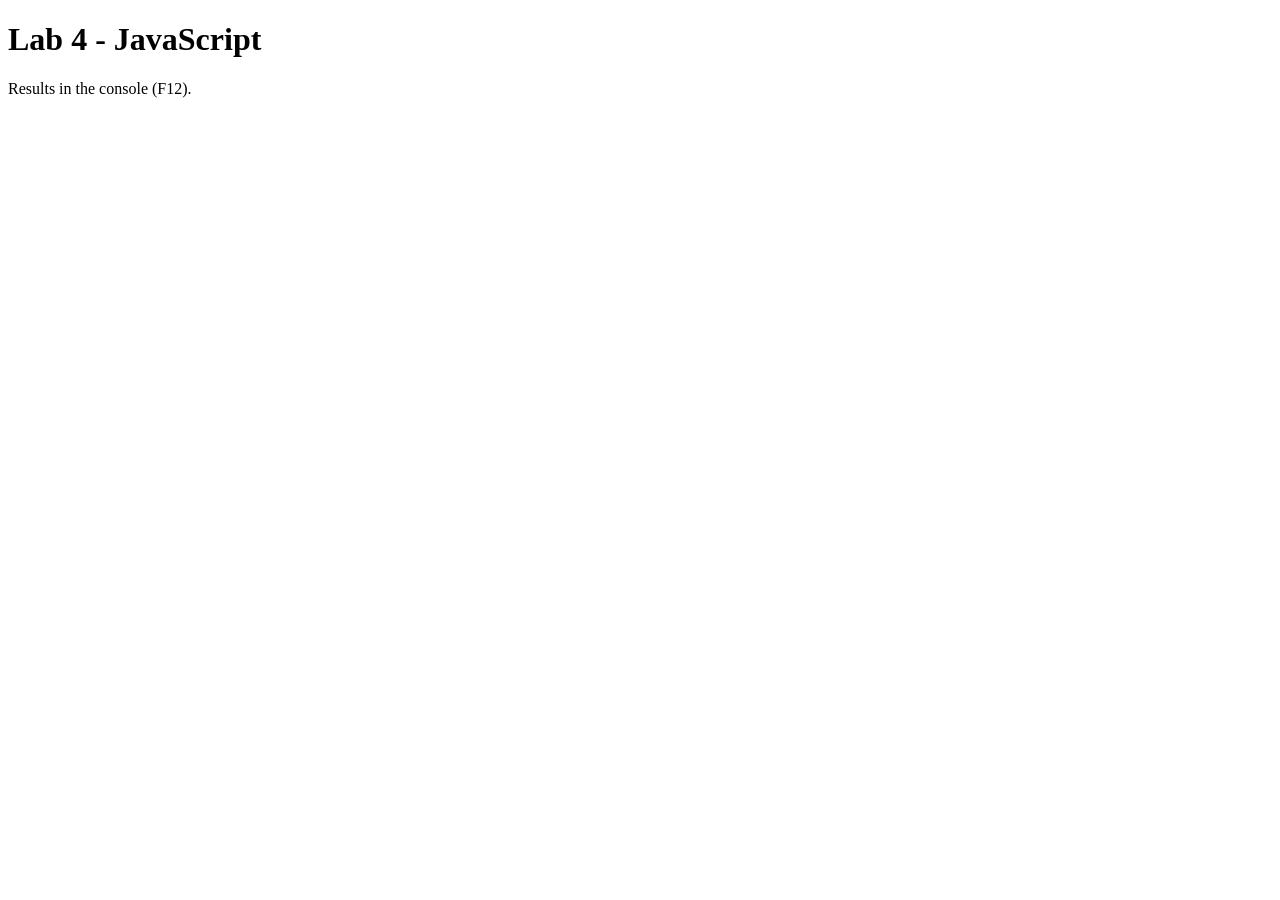
<file: lab4-js/index.html>
<!DOCTYPE html>
<html lang="en">
<head>
<meta charset="UTF-8">
<title>Lab 4 - JavaScript</title>
<script src="js/main.js" defer></script>
</head>
<body>
<h1>Lab 4 - JavaScript</h1>
<p>Results in the console (F12).</p>
</body>
</html>
</file>
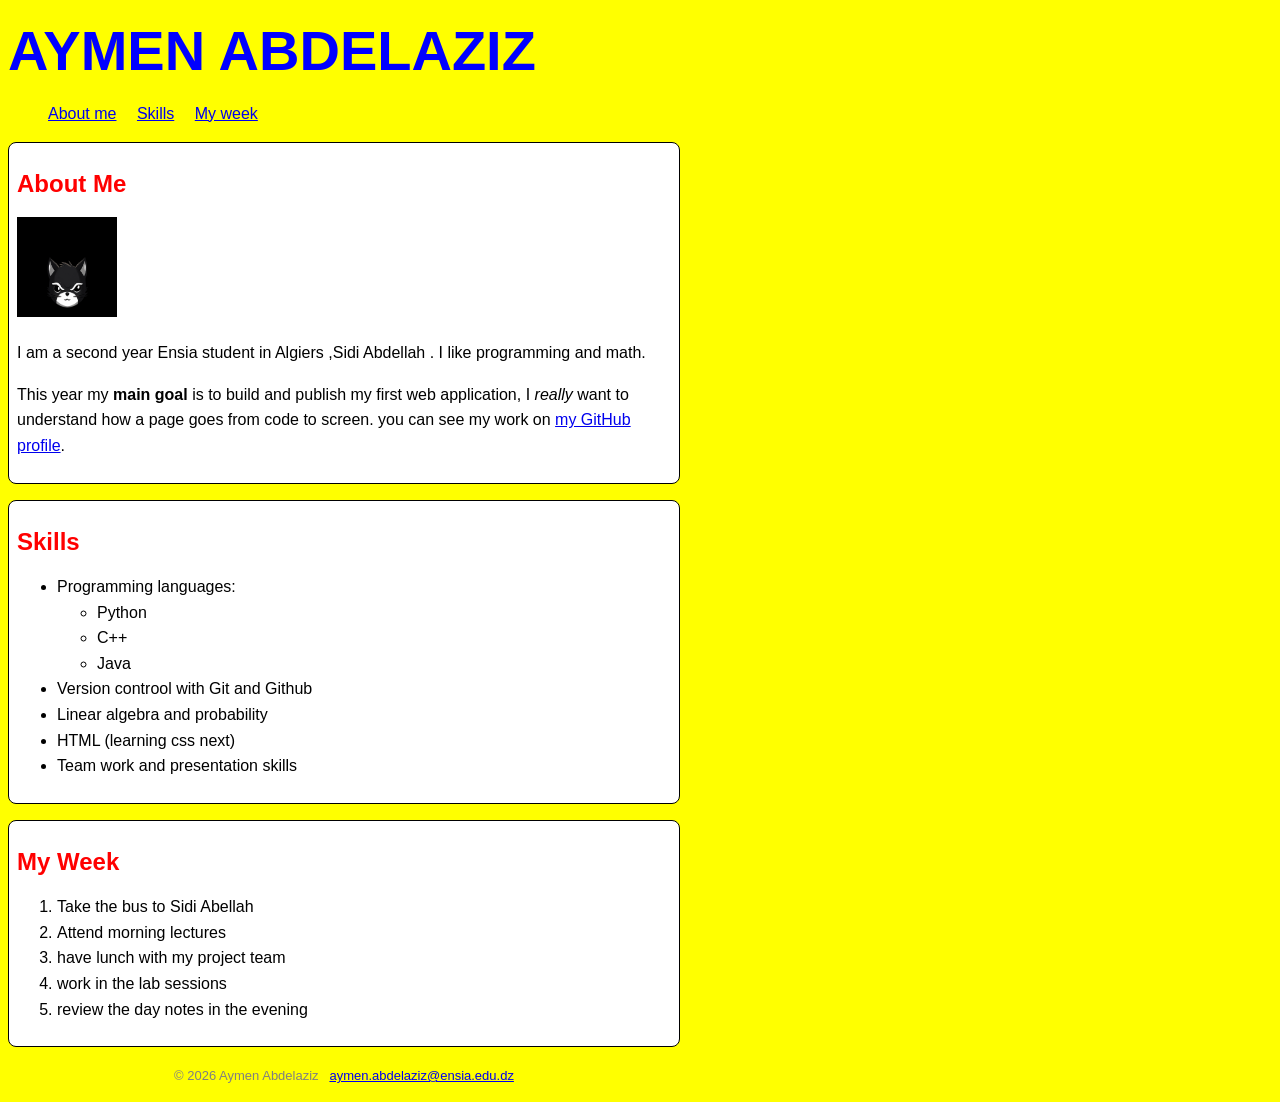
<file: lab3-css/part-a-profile/index.html>
<!DOCTYPE html>
<html lang="en">
<head>
    <meta charset="UTF-8">
    <meta name="viewport" content="width=device-width, initial-scale=1.0">
    <meta name="description" content="this a webpage describing myself">
    <title>Aymen Abdelaziz - Profile</title>
    <link rel="stylesheet" href="css/style.css">
</head>
<body>
    <header>
        <h1>AYMEN ABDELAZIZ</h1>
        <nav>
            <ul>
                <li><a href="#aboutMe">About me</a></li>
                <li><a href="#Skills">Skills</a></li>
                <li><a href="#MyWeek">My week</a></li>
            </ul>
        </nav>
    </header>
    
    <main>
        <section id="aboutMe">
            <h2>About Me</h2>
            <img src="images/photo.png" alt="picture of my profile on github where there is a black that have 
            an evil face" width="100px" height="100px" >
            <p>I am a second year Ensia student in Algiers ,Sidi Abdellah . I like programming and math.</p>
            <p>This year my  <strong>main goal</strong> is to build and publish my first web application, I <em>really</em> want to understand how a page goes from code to screen. you can see my work on <a href="https://github.com/aymenabdelaziz-sudo">my GitHub profile</a>.</p>
        </section>
        <section id="Skills">
            <h2>Skills</h2>

            <ul>
                <li>Programming languages:
                    <ul>
                        <li>Python</li>
                        <li>C++</li>
                        <li>Java</li>
                    </ul>
                </li>
                <li>Version controol with Git and Github</li>
                <li>Linear algebra and probability</li>
                <li>HTML (learning css next)</li>
                <li>Team work and presentation skills</li>
            </ul>
        </section>
        <section id="MyWeek">
            <h2>My Week</h2>

            <ol>
                <li>Take the bus to Sidi Abellah</li>
                <li>Attend morning lectures</li>
                <li>have lunch with my project team</li>
                <li>work in the lab sessions</li>
                <li>review the day notes in the evening</li>
            </ol>
        </section>
    </main>

    <footer>
        <p>&copy; 2026 Aymen Abdelaziz &nbsp; <a href="mailto: aymen.abdelaziz@ensia.edu.dz">aymen.abdelaziz@ensia.edu.dz</a></p>
    </footer>
</body>
</html>
</file>
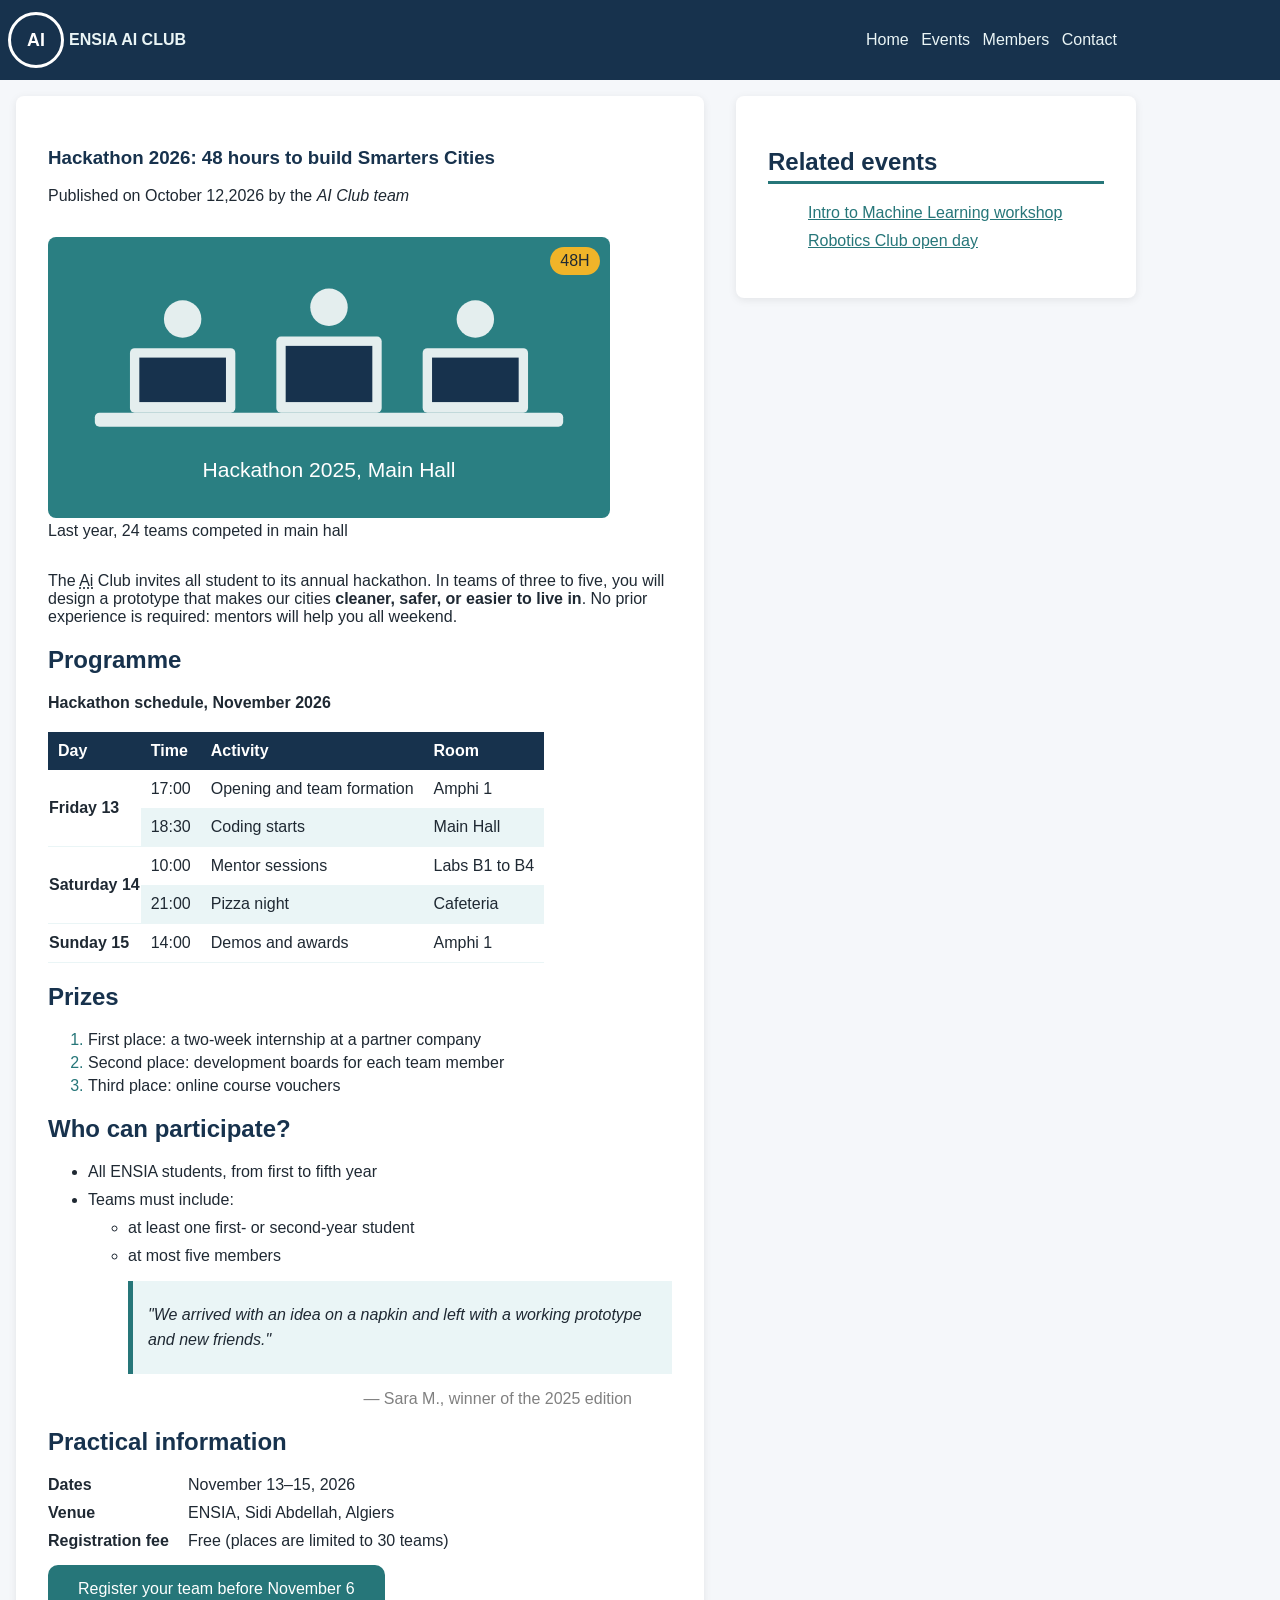
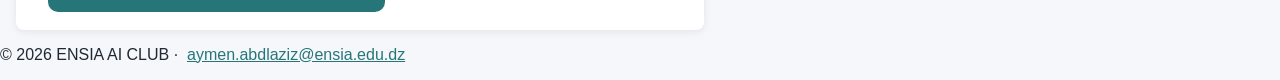
<file: lab3-css/part-b-hackathon/index.html>
<!DOCTYPE html>
<html lang="en">
<head>
    <meta charset="UTF-8">
    <meta name="viewport" content="width=device-width, initial-scale=1.0">
    <meta name="description" content="a duplicate page of lab2">
    <title>Hackathon 2026</title>
    <link rel="stylesheet" href="css/style.css">
</head>
<body>
    <header>
        <div class="first">
            <img src="images/logo.svg" alt="a logo in dark blue circle contains AI word in white" width="56px" height="56px">
            <h1>ENSIA AI CLUB</h1>
        </div>
        <nav>
            <ul>
            <li><a href="#home">Home</a></li>
            <li><a href="#event">Events</a></li>
            <li><a href="#member">Members</a></li>
            <li><a href="#contact">Contact</a></li>
            </ul>
        </nav>
        
    </header>

    <main>
       <article>
         <section id="home">
            <h1>Hackathon 2026: 48 hours to build Smarters Cities</h1>
            <p>Published on <time datetime="2026-10-12">October 12,2026</time> by the <em>AI Club team</em></p>

            <figure class="imgcontainer">
                <img class="hackathonimage" src="images/hackathon.svg" width="480px" height="240px" alt="an image of three connected laptop with 
                a blue back ground where a sentence in the bottom say Hackathon 2025, Main Hall">
                <figcaption>
                    Last year, 24 teams competed in main hall
                </figcaption>
                
            </figure>

            <p>The <abbr title="Artificial Intelligence">Ai</abbr> Club invites all student to its annual hackathon. In teams of three to five, you will design
                a prototype that makes our cities <strong>cleaner, safer, or easier to live in</strong>. No prior
                experience is required: mentors will help you all weekend.
                 </p>
        </section>

        <section>
            <h2>Programme</h2>
            
            <table>
                <caption>Hackathon schedule, November 2026</caption>
                <thead><tr><th scope="col">Day</th><th scope="col">Time</th><th scope="col">Activity</th><th>Room</tr></thead>

                <tbody>
                    <tr><th scope="row" rowspan="2">Friday 13</th><td >17:00</td><td>Opening and team formation </td><td>Amphi 1</td></tr>
                    <tr><td>18:30</td><td>Coding starts</td><td>Main Hall</td></tr>
                    <tr><th scope="row" rowspan="2">Saturday 14</th><td>10:00 </td><td>Mentor sessions</td><td>Labs B1 to B4</td></tr>
                    <tr><td>21:00</td><td>Pizza night</td><td>Cafeteria</td></tr>
                   
                </tbody>

                <tfoot>
                     <tr><th scope="row" >Sunday 15</th><td>14:00</td><td>Demos and awards</td><td>Amphi 1</td></tr>
                </tfoot>
            </table>
        </section>
        <section class="prizes">
            <h2>Prizes</h2>

            <ol>
                <li>First place: a two-week internship at a partner company</li>
                <li>Second place: development boards for each team member</li>
                <li>Third place: online course vouchers</li>
            </ol>
        </section>
        <section id="member" class="member">
            <h2>Who can participate?</h2>
            <ul>
                <li>All ENSIA students, from first to fifth year</li>
                <li>Teams must include:<ul>
                    <li>at least one first- or second-year student</li>
                    <li>at most five members</li>
                </ul></li>
            </ul>

            <figure>
                <blockquote cite="author.html">
                    <p>"We arrived with an idea on a napkin and left with a working prototype and new friends."</p>
                </blockquote>
                <figcaption>&mdash; <cite>Sara M., winner of the 2025 edition</cite></figcaption>
            </figure>
        </section>

        <section >
            <h2>Practical information</h2>

            <dl>
                <dt>Dates</dt>
                <dd>November 13&ndash;15, 2026</dd>

                <dt>Venue</dt>
                <dd>ENSIA, Sidi Abdellah, Algiers</dd>

                <dt>Registration fee</dt>
                <dd>Free (places are limited to 30 teams)</dd>
            </dl>

            <a class="btn" href="register.html">Register your team before November 6</a>
        </section>
       </article>

        <aside>
            <section id="event">
            <h2>Related events</h2>

            <ul>
                <li><a href="events/MLWorkshop.html">Intro to Machine Learning workshop</a></li>
                <li><a href="events/OpenDay.html">Robotics Club open day</a></li>
            </ul>
        </section>
        </aside>

    </main>

    <footer id="contact">
        <p>&copy; 2026 ENSIA AI CLUB &middot; &nbsp;<a href="mailto: aymen.abdelaziz@ensia.edu.dz">aymen.abdlaziz@ensia.edu.dz</a></p>
    </footer>
</body>
</html>
</file>
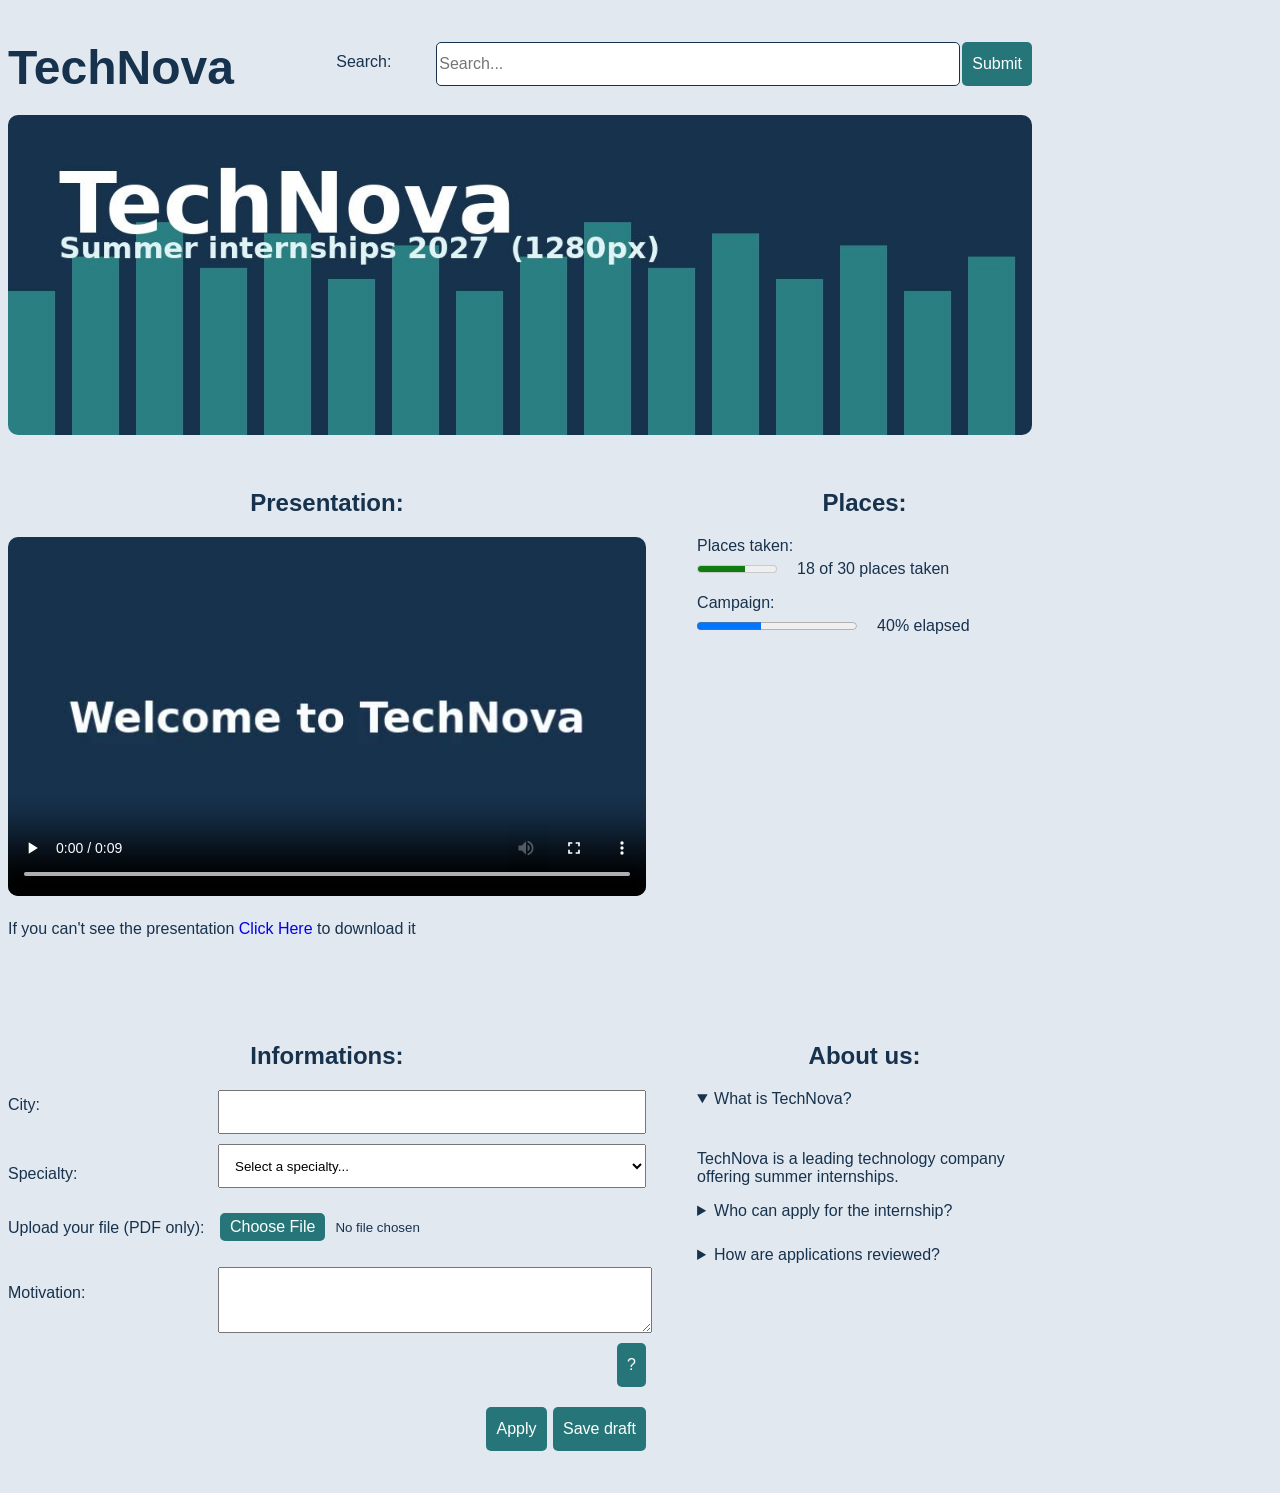
<file: lab3-css/part-c-application/index.html>
<!doctype html>
<html lang="en">

<head>
    <meta charset="UTF-8" />
    <meta name="viewport" content="width=device-width, initial-scale=1.0" />
    <meta name="description" content="TechNova the best place for summer internships" />
    <title>TechNova</title>
    <link rel="stylesheet" href="css/style.css">
</head>

<body>
    <header>

        <div class="titlesearch">
            <h1>TechNova</h1>
        <form action="https://httpbin.org/get" method="get">
            <label id="searchlab" for="search_section">Search: </label>
            <search id="srch">
                
                <input id="search_section" type="search" name="q" placeholder="Search..." />
                <button class="btn" type="submit">Submit</button>
            </search>
        </form>
        </div>
        

        <section>
            <picture>
                <source class="banner" media="(min-width:800px)" srcset="media/banner-1280.jpg" loading="lazy" />
                <img class="banner" src="media/banner-640.jpg" alt="banner with technova in bold and light blue stripe with a dark 
                blue background" loading="lazy" />
            </picture>
        </section>
        
    </header>

    <main>
        

        <section>
            <h2>Presentation: </h2>
            <video controls poster="media/poster.jpg" preload="metadata">
                <source src="media/presentation.mp4" type="video/mp4" />
                <source src="media/presentation.webm" type="video/webm" />
                <track kind="captions" src="caption-en.vtt" srclang="en" label="English" default />
                
            </video>

            <p>If you can't see the presentation <a href="media/presentation.mp4" download>Click Here</a> to download
                it</p> 
                

        </section>

        <section id="pannel">

            <h2>Places: </h2>
            <p>
                <label for="places" >Places taken: </label>
                <meter id="places" value="18" min="0" max="30"></meter><span>18 of 30 places taken</span>
                
            </p>

            <p>
                <label for="campaign" >Campaign:  </label>
                <progress id="campaign" value="40" min="0" max="100"></progress><span>40% elapsed</span>
                 
            </p>
        </section>

        <section>

            <h2>Informations:</h2>
            <form action="https://httpbin.org/post" method="post" enctype="multipart/form-data">
                
                    <label for="city">City: </label>
                    <input type="search" name="city" list="city_list" id="city" />
                    <datalist id="city_list">
                        <option value="Algiers">Algiers</option>
                        <option value="Oran">Oran</option>
                        <option value="Constantine">Constantine</option>
                        <option value="Annaba">Annaba</option>
                    </datalist>
                

                
                    <label for="specialty">Specialty:</label>
                    <select id="specialty" name="specialty" required>
                        <option value="" disabled selected>Select a specialty...</option>
                        <optgroup label="Engineering">
                            <option value="software">Software Engineering</option>
                            <option value="data">Data Science</option>
                        </optgroup>
                        <optgroup label="Design">
                            <option value="ui-ux">UI/UX Design</option>
                            <option value="graphic">Graphic Design</option>
                        </optgroup>
                    </select>
                


                
                    <label for="upload">Upload your file (PDF only): </label>
                    <input  type="file" name="file" id="upload" accept=".pdf">
                

                
                    <label for="motivation">Motivation: </label>
                    <textarea name="motivation" id="motivation" rows="4" cols="50"></textarea>
                    

                
                

                

                

                    <p>
                    <input type="hidden" name="source" value="Lab2">
                </p>
                <button class="btn" type="button" popovertarget="bubble">&quest;</button>

            <div id="bubble" popover>
                    Explain why you want to join TechNova's summer internship program!
                </div>

               
                <p>
                    
                </p>

                <div class="formbuttons">
                        <button class="btn" type="submit">Apply</button>
                        <button class="btn" type="submit" formnovalidate formaction="https://httpbin.org/anything">Save draft</button>
                </div>

                 
                
            </form>
            
        </section>


        <section>

            <h2>About us: </h2>
            <details name="faq" open>
                <summary>What is TechNova?</summary>
                <p>TechNova is a leading technology company offering summer internships.</p>
            </details>

            <details name="faq">
                <summary>Who can apply for the internship?</summary>
                <p>Students looking for hands-on experience in software development and engineering.</p>
            </details>

            <details name="faq">
                <summary>How are applications reviewed?</summary>
                <p>Applications are reviewed on a rolling basis by department heads.</p>
            </details>
        </section>
    </main>
</body>

</html>
</file>
<file: lab3-css/part-a-profile/css/style.css>
body {
  background-color: yellow;
  color: black;
  line-height: 1.6rem;
  font-family: Arial, Helvetica, sans-serif;
  max-width: 42rem;
  justify-self: center;
}

h1 {
  color: blue;
  font-size: 3.5rem;
}

h2 {
  color: red;
}

section {
  background: white;
  border: 1px solid black;
  border-radius: 0.5rem;

  padding: 0.5rem;
  margin-bottom: 1rem;
}

nav > ul > li {
  display: inline-block;
  margin-right: 1rem;
}

footer {
  color: grey;
  text-align: center;
  font-size: small;
}

a:hover {
  color: blueviolet;
  text-decoration: none;
}
</file>
<file: lab3-css/part-b-hackathon/css/style.css>
:root {
  --color-primary: #17324d;
  --color-text: #1f2933;
  --color-accent: #267679;
  --color-muted: #52606d;
  --color-accent-light: hsl(182 40% 94%);
  --color-highlight: #f0b429;
  --color-bg: #f5f7fa;
  --color-surface: #ffffff;
  --shadow: 0 2px 8px rgb(0 0 0 / 0.08);
  --radius: 8px;
}
body {
  background-color: var(--color-bg);
  min-width: 1280px;
  margin: 0;
  font-family: sans-serif;
  color: var(--color-text);
}

* {
  box-sizing: border-box;
}
header {
  position: sticky;

  top: 0;
  align-items: center;
  justify-content: flex-start;
  display: flex;
  width: 100%;
  background-color: var(--color-primary);
  height: 5rem;
  gap: 40rem;
  z-index: 10;
  justify-self: center;
}

header img {
  border: 3px solid white;
  border-radius: 50%;
}

nav > ul > li {
  display: inline-block;
  margin-right: 0.5rem;
}

nav > ul {
  margin-left: 0rem;
}
a {
  text-decoration: none;
  color: var(--color-accent-light);
}

a:hover {
  text-decoration: underline;
}

header h1 {
  font-family: sans-serif;
  color: var(--color-accent-light);
  font-size: 1rem;
}

.first {
  display: flex;
  justify-content: center;
  align-items: center;
  gap: 5px;
  margin-left: 8px;
}

main {
  display: grid;
  justify-self: center;
  width: min(100% - 2rem, 70rem);
  grid-template-columns: 2fr 1fr;
  grid-template-rows: 200px 1fr;
  gap: 2rem;
  margin: 1rem;
}

article,
aside {
  padding: 2rem;
  border-radius: var(--radius);
  box-shadow: var(--shadow);
  background-color: var(--color-surface);
}

aside {
  grid-column: 2/3;
  grid-row: 1/2;
  aspect-ratio: 2/1;
}

article {
  grid-column: 1/2;
  grid-row: 1/-1;
}

article h1 {
  color: var(--color-primary);
  font-family: sans-serif;
}

.hackathonimage {
  width: 100%;
  object-fit: cover;
  margin-left: 0;
  height: 100%;
  border-radius: var(--radius);
  z-index: 0;
}

.imgcontainer {
  margin-left: 0;
  width: 90%;
  position: relative;
  display: inline-block;
}

.imgcontainer::after {
  position: absolute;
  content: "48H";
  background-color: var(--color-highlight);
  top: 10px;
  right: 10px;
  border-radius: 15px;
  padding: 5px 10px;
}

h2 {
  color: var(--color-primary);
}
table caption {
  font-weight: 600;
  margin-bottom: 20px;
  text-align: left;
}

td {
  padding: 10px;
}
tr:nth-child(even) {
  background-color: var(--color-accent-light);
  border-bottom: 1px solid var(--color-accent-light);
}

thead th {
  color: white;
  padding: 10px;
  text-align: left;
}

thead {
  background-color: var(--color-primary);
}

table th {
  text-align: left;
}

table,
th,
td {
  border-collapse: collapse;
  border: none;
}

tfoot tr {
  border-bottom: 1px solid var(--color-accent-light);
}

.prizes > ol > li {
  margin-bottom: 5px;
}

ol li::marker {
  color: var(--color-accent);
}

.member ul {
  margin-bottom: 10px;
}

.member li {
  margin-top: 10px;
}

blockquote {
  background-color: var(--color-accent-light);
  padding: 5px 15px;
  border-left: 5px solid var(--color-accent);
  width: 100%;
  justify-self: center;
  line-height: 1.6;
  font-style: italic;
}

cite {
  font-style: normal;
}

blockquote + figcaption {
  text-align: right;
  color: grey;
}

dl {
  display: grid;
  grid-template-columns: 130px 1fr;
  grid-template-rows: repeat(3, 1fr);
  gap: 10px;
  margin-bottom: 30px;
}

dt {
  color: var(--color-text);
  font-weight: bold;
}

dd {
  margin: 0;
}

.btn {
  color: var(--color-surface);
  background-color: var(--color-accent);
  padding: 15px 30px;
  border-radius: 10px;
  transition: background-color 0.5s linear;
}

a[href="register.html"] {
  text-decoration: none;
}

.btn:hover {
  background-color: var(--color-muted);
}

aside h2 {
  border-bottom: 3px solid var(--color-accent);
  padding-bottom: 5px;
}

aside a {
  color: var(--color-accent);
  text-decoration: underline;
}

aside li {
  margin-bottom: 10px;
  list-style: none;
}

footer {
  color: var(--color-text);
  justify-self: center;
}

footer a {
  color: var(--color-accent);
  text-decoration: underline;
}
</file>
<file: lab3-css/part-c-application/css/style.css>
:root{
    --bg-color : #e2e8f0 ;
    --text-color : #17324d ;
    --btn-color: #267679 ;
    --btn-txt-color : #ffffff ;
    --btn-color-hover : #52606d ;
    
    

}
body {
  background-color: var(--bg-color);
  justify-self: center;
  width: min(calc(100% - 2rem), 64rem);
  color: var(--text-color);
  font-family: sans-serif;
  
 
}

h1 {
  font-size: clamp(1.75rem, 5vw + 1rem, 3rem);
}

header,
header section {
  justify-self: center;
}
.banner {
  width: 100%;
  border-radius: 10px;
  justify-self: center;
  margin-bottom: 10px;
  object-fit: cover;
}

header,
form,
section,
search {
  width: 100%;
}

header form{
  margin-bottom: 15px;
}

header h1{
  text-align: center;
  margin-bottom: 20px;
}
search {
  font-size: 0;
}

search{
  display: flex;

}

#searchlab {
  display: block;
  width: 25%;
  margin-bottom: 5px;
  font-size: 1rem;
}

.btn {
  background-color: var(--btn-color);
  padding: 5px 10px;
  border-radius: 5px;
  color: var(--btn-txt-color);
  border: none;
  box-sizing: border-box;
  display: inline-block;
  transition: background-color 0.5s linear;
  font-size: 1rem;
  margin: 0;
  margin-left: 2px;
}

search button{
  flex : 0 1 auto ;
}

#search_section {
  width: 75%;
  border-radius: 5px;
  outline: none;
  border: 1px solid var(--text-color);
  box-sizing: border-box;
  display: inline-block;
  margin: 0;
  
  flex: 1;
  font-size: 1rem;
}

a,
input,
summary,
button {
  min-height: 2.75rem;
}

a{
  display: inline-block;
  
}

header {
  margin-bottom: 20px;
}

video {
  width: 100%;
  aspect-ratio: 16/9;
  border-radius: 10px;
  justify-self: center;
  object-fit: cover;
}

button:focus-visible,
a:focus-visible,
input:focus-visible,select:focus-visible,
textarea:focus-visible,
summary:focus-visible {
  outline: 2px solid var(--btn-color);
  outline-offset: 2px;
}

@media (hover: hover) {
  .btn:hover,
  input[type="file"]::file-selector-button:hover {
    background-color: var(--btn-color-hover);
  }
}

@media (prefers-reduced-motion: reduce) {
  .btn,
  input[type="file"]::file-selector-button {
    transition: none;
  }
}

a {
  text-decoration: none;
  line-height: 1.6;
}

a:hover {
  text-decoration: underline;
}

label[for="campaign"],
label[for="places"] {
  display: block;
  margin-bottom: 5px;
}

#places ~ span,
#campaign ~ span {
  margin-left: 20px;
}

#pannel {
  margin-bottom: 30px;
}

#speciality {
  height: 2rem;
}

label[for="upload"] {
  margin-bottom: 15px;
  display: block;
}

label[for="specialty"] {
  margin-top: 15px;
  margin-bottom: 15px;
  display: inline-block;
}

select {
  min-height: 2.75rem;
  box-sizing: border-box;

  padding: 8px 12px;
}

input[type="file"]::file-selector-button {
  background-color: var(--btn-color);
  padding: 5px 10px;
  border-radius: 5px;
  color: var(--btn-txt-color);
  border: none;
  box-sizing: border-box;
  display: inline-block;
  transition: background-color 0.5s linear;
  font-size: 1rem;
  margin: 0;
  margin-left: 2px;
  margin-right: 10px;
}

input[name="city"],select[name="specialty"]{
  width: 100%;
}

select[name="specialty"]{
  margin-bottom: 15px;
}

textarea {
  width: 100%;
}

.formbuttons{
  margin-top: 10px;
}
label{
  display: block;
}

main label{
  margin-bottom: 15px;
}
@media(prefers-color-scheme: dark){
    :root {
        --bg-color: #0f172a;
        --text-color: #f1f5f9;
        --btn-color: #267679;
        --btn-txt-color: #ffffff;
        --btn-color-hover: #52606d;
    }

    a{
      color : skyblue ;
    }
}

@media(min-width : 40em){

  .titlesearch{
    display: flex;
    align-items: center;
    gap: 10%;
    
    
  }

  

  header form{
    display: flex;
    align-items: center;
    margin-top: 20px;
  }
  
  #searchlab{
    
    flex: 0 0 100px ;

  }

  main section:nth-child(3) form{
    display: grid;
    grid-template-columns : 200px 1fr ;
    gap: 10px;
    align-items: center;
    
  }

  .formbuttons{
    
    justify-self: end;
  }

  button[popovertarget="bubble"]{
    display: block;
    justify-self: end;
    
  }
  

}


@media(min-width : 64em){

  main{
    display: grid;
    grid-template-areas: "v a" 
                          "i s";
                      
    align-self: start;
    gap: 5% ;
    padding-bottom: 80px;
  }

  h2{
    text-align: center;
  }

  main section:nth-child(1){
    grid-area : v ;
  }

  main section:nth-child(2){
    grid-area : a ;
  }

  main section:nth-child(3){
    grid-area : i ;
  }

  main section:nth-child(4){
    grid-area : s ;
  }
}
</file>
